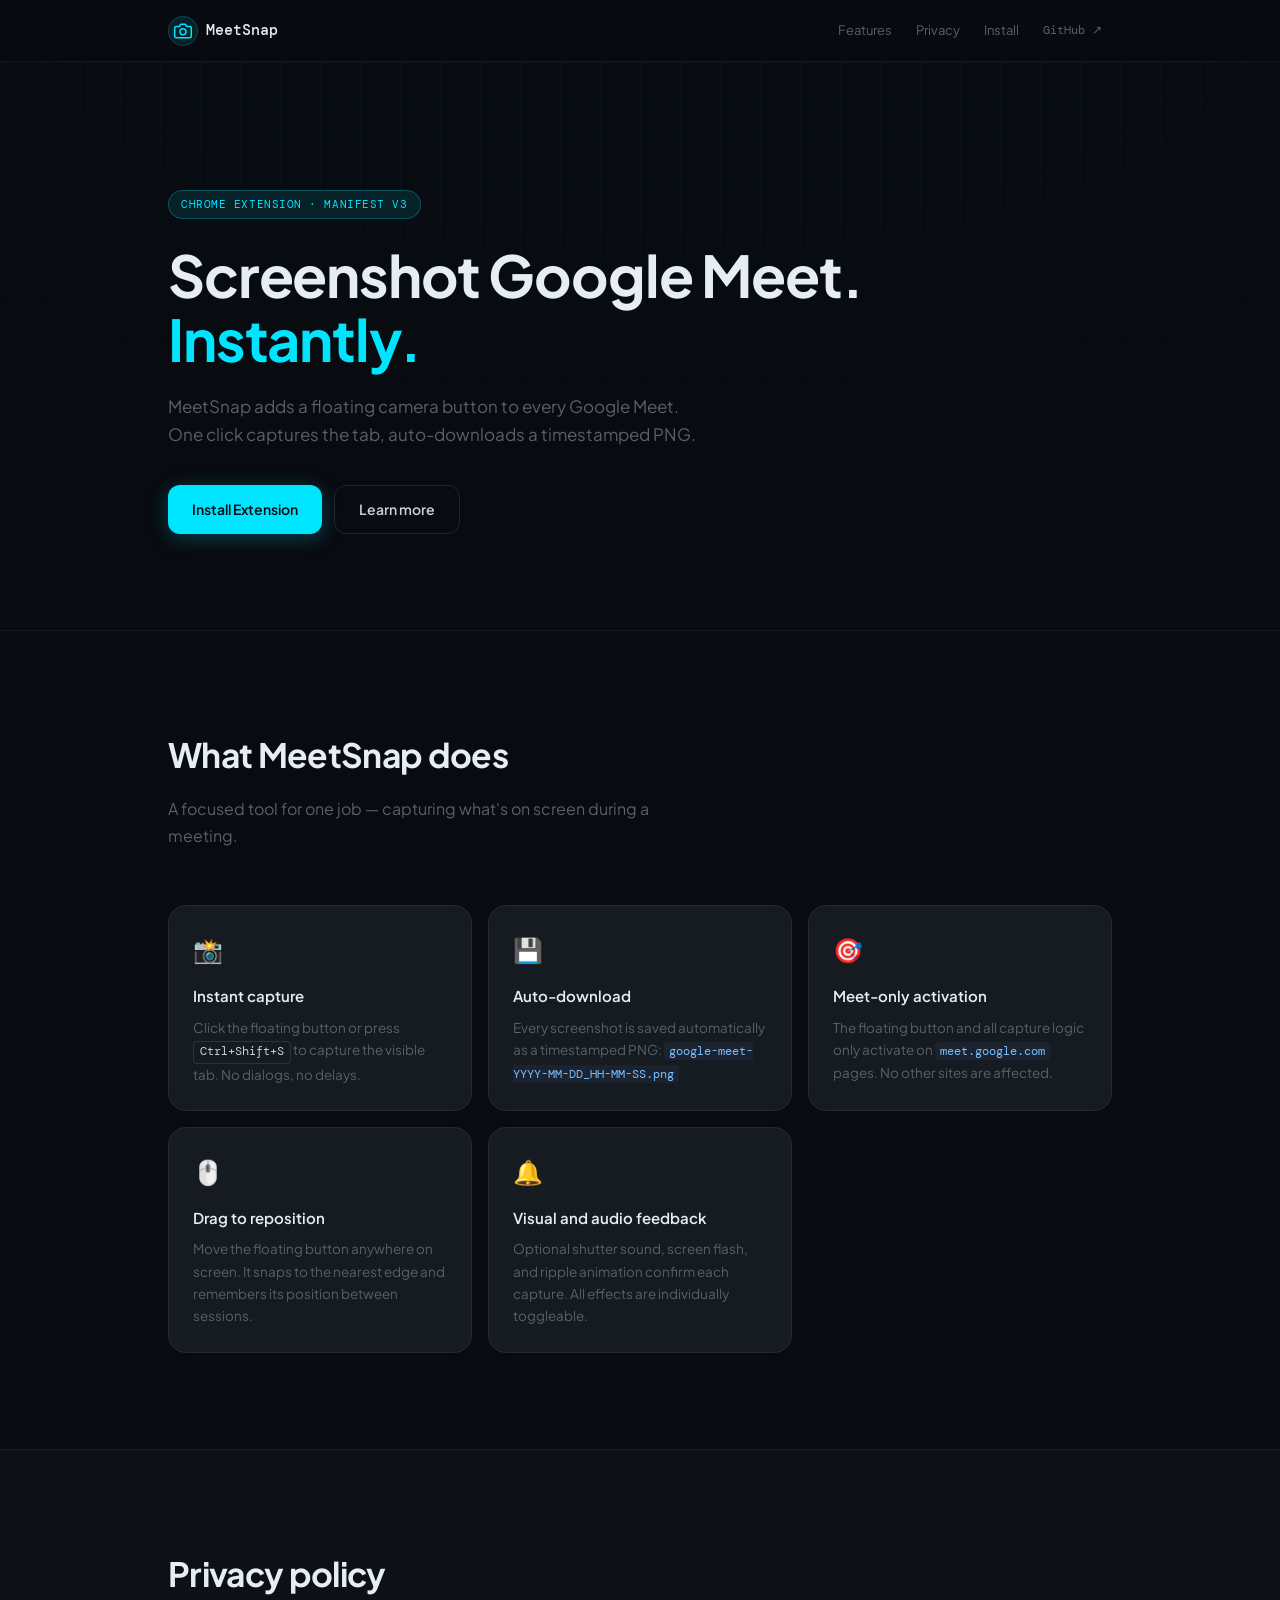
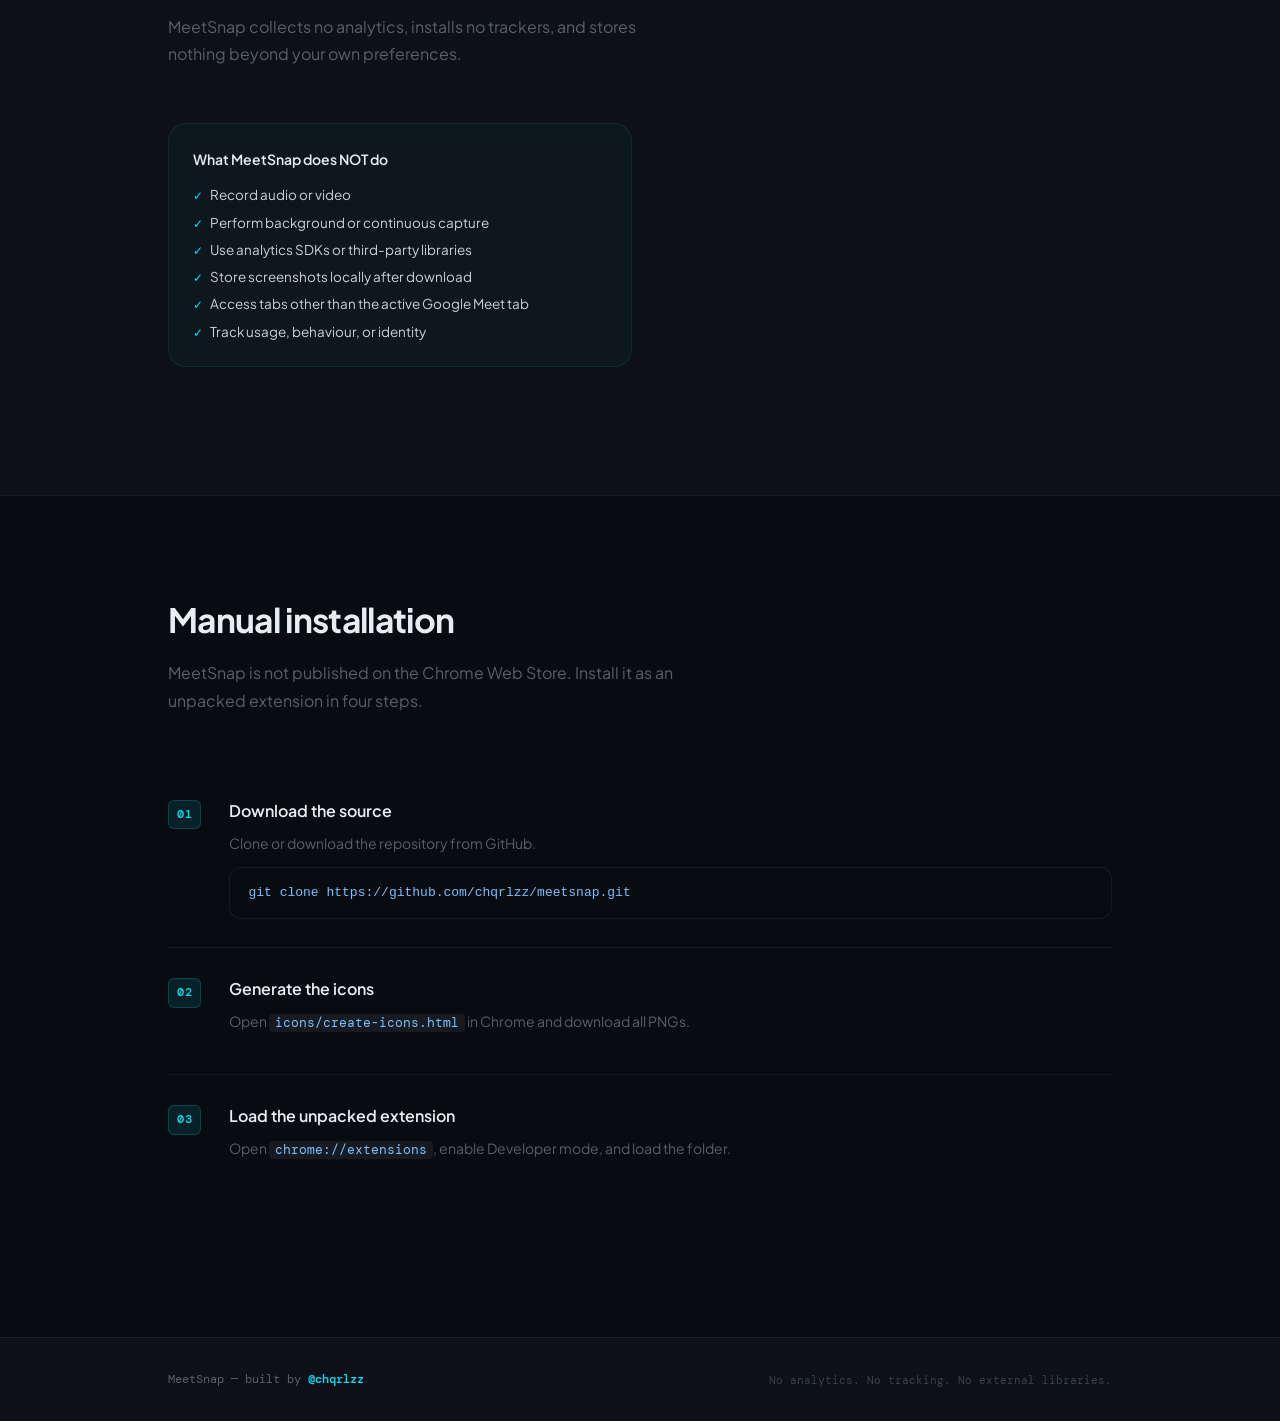
<file: website/index.html>
<!doctype html>
<html lang="en">
  <head>
    <meta charset="UTF-8" />
    <meta name="viewport" content="width=device-width, initial-scale=1.0" />
    <title>MeetSnap — Google Meet Screenshot Extension</title>
    <meta name="description" content="Capture, auto-download." />
    <link rel="preconnect" href="https://fonts.googleapis.com" />
    <link
      href="https://fonts.googleapis.com/css2?family=Plus+Jakarta+Sans:wght@400;500;600;700&family=DM+Mono:wght@400;500&display=swap"
      rel="stylesheet" />
    <style>
      /* ==========================================================================
   MeetSnap — Website Stylesheet
   Dark editorial · Plus Jakarta Sans (body) · DM Mono (code / accents)
   ========================================================================== */

      :root {
        --color-bg: #080b10;
        --color-bg-alt: #0d1117;
        --color-surface: #161b22;
        --color-surface-2: #1c2330;
        --color-border: rgba(255, 255, 255, 0.06);
        --color-border-mid: rgba(255, 255, 255, 0.1);

        --color-accent: #00e5ff;
        --color-accent-dim: rgba(0, 229, 255, 0.1);
        --color-accent-glow: rgba(0, 229, 255, 0.18);
        --color-warning: #f5a623;
        --color-warning-dim: rgba(245, 166, 35, 0.08);

        --color-text-primary: #c9d1d9;
        --color-text-heading: #e6edf3;
        --color-text-muted: #586069;
        --color-text-code: #79c0ff;

        --font-sans:
          "Plus Jakarta Sans", -apple-system, BlinkMacSystemFont, "Segoe UI",
          sans-serif;
        --font-mono: "DM Mono", "Fira Mono", "Courier New", monospace;

        --container-max: 1040px;
        --container-pad: clamp(16px, 4vw, 48px);

        --radius-sm: 6px;
        --radius-md: 12px;
        --radius-lg: 18px;
        --radius-xl: 24px;

        --transition-fast: 0.15s ease;
        --transition-mid: 0.25s ease;
      }

      *,
      *::before,
      *::after {
        box-sizing: border-box;
        margin: 0;
        padding: 0;
      }

      html {
        scroll-behavior: smooth;
        font-size: 16px;
        -webkit-font-smoothing: antialiased;
      }

      body {
        background-color: var(--color-bg);
        color: var(--color-text-primary);
        font-family: var(--font-sans);
        font-size: 0.9375rem;
        line-height: 1.65;
      }

      img {
        display: block;
        max-width: 100%;
      }
      ul,
      ol {
        list-style: none;
      }

      a {
        color: var(--color-accent);
        text-decoration: none;
        transition: opacity var(--transition-fast);
      }

      a:hover {
        opacity: 0.8;
      }

      a:focus-visible {
        outline: 2px solid var(--color-accent);
        outline-offset: 3px;
        border-radius: 3px;
      }

      .container {
        max-width: var(--container-max);
        margin-inline: auto;
        padding-inline: var(--container-pad);
      }

      .nav {
        position: sticky;
        top: 0;
        z-index: 100;
        background: rgba(8, 11, 16, 0.88);
        border-bottom: 1px solid var(--color-border);
        backdrop-filter: blur(16px);
        -webkit-backdrop-filter: blur(16px);
      }

      .nav__inner {
        max-width: var(--container-max);
        margin-inline: auto;
        padding: 14px var(--container-pad);
        display: flex;
        align-items: center;
        justify-content: space-between;
        gap: 24px;
      }

      .nav__brand {
        display: flex;
        align-items: center;
        gap: 8px;
        font-family: var(--font-mono);
        font-size: 15px;
        font-weight: 500;
        color: var(--color-text-heading);
        text-decoration: none;
        transition: color var(--transition-fast);
      }

      .nav__brand:hover {
        color: var(--color-accent);
        opacity: 1;
      }

      .nav__brand-icon {
        display: flex;
        align-items: center;
        justify-content: center;
        width: 30px;
        height: 30px;
        border-radius: 50%;
        background: var(--color-accent-dim);
        color: var(--color-accent);
        border: 1px solid rgba(0, 229, 255, 0.2);
      }

      .nav__links {
        display: flex;
        align-items: center;
        gap: 4px;
      }

      .nav__link {
        padding: 6px 10px;
        font-size: 13px;
        color: var(--color-text-muted);
        border-radius: var(--radius-sm);
        text-decoration: none;
        transition:
          color var(--transition-fast),
          background var(--transition-fast);
      }

      .nav__link:hover {
        color: var(--color-text-primary);
        background: var(--color-surface);
        opacity: 1;
      }

      .nav__link--external {
        font-family: var(--font-mono);
        font-size: 12px;
      }

      .button {
        display: inline-flex;
        align-items: center;
        justify-content: center;
        gap: 8px;
        padding: 12px 24px;
        border-radius: var(--radius-md);
        font-family: var(--font-sans);
        font-size: 14px;
        font-weight: 600;
        text-decoration: none;
        cursor: pointer;
        transition:
          transform var(--transition-fast),
          box-shadow var(--transition-fast),
          background var(--transition-fast),
          border-color var(--transition-fast);
      }

      .button:hover {
        opacity: 1;
        transform: translateY(-1px);
      }

      .button:active {
        transform: translateY(0);
      }

      .button:focus-visible {
        outline: 2px solid var(--color-accent);
        outline-offset: 3px;
      }

      .button--primary {
        background: var(--color-accent);
        color: #080b10;
        box-shadow: 0 4px 20px rgba(0, 229, 255, 0.25);
      }

      .button--primary:hover {
        box-shadow: 0 6px 28px rgba(0, 229, 255, 0.4);
      }

      .button--ghost {
        background: transparent;
        color: var(--color-text-primary);
        border: 1px solid var(--color-border-mid);
      }

      .button--ghost:hover {
        border-color: rgba(0, 229, 255, 0.3);
        color: var(--color-accent);
        background: var(--color-accent-dim);
      }

      .hero {
        position: relative;
        padding: clamp(64px, 10vw, 128px) 0 clamp(64px, 8vw, 96px);
        overflow: hidden;
      }

      .hero__grid {
        position: absolute;
        inset: 0;
        background-image:
          linear-gradient(rgba(0, 229, 255, 0.04) 1px, transparent 1px),
          linear-gradient(90deg, rgba(0, 229, 255, 0.04) 1px, transparent 1px);
        background-size: 40px 40px;
        mask-image: radial-gradient(
          ellipse 80% 60% at 50% 0%,
          black 40%,
          transparent 100%
        );
        pointer-events: none;
      }

      .hero .container {
        position: relative;
      }

      .hero__badge {
        display: inline-block;
        padding: 4px 12px;
        border-radius: 20px;
        border: 1px solid rgba(0, 229, 255, 0.25);
        background: var(--color-accent-dim);
        font-family: var(--font-mono);
        font-size: 11px;
        color: var(--color-accent);
        letter-spacing: 0.05em;
        text-transform: uppercase;
        margin-bottom: 24px;
      }

      .hero__heading {
        font-family: var(--font-sans);
        font-size: clamp(2.2rem, 5vw, 3.6rem);
        font-weight: 700;
        line-height: 1.12;
        color: var(--color-text-heading);
        letter-spacing: -0.02em;
        margin-bottom: 20px;
      }

      .hero__heading-accent {
        color: var(--color-accent);
      }

      .hero__description {
        max-width: 540px;
        font-size: clamp(15px, 2vw, 17px);
        color: var(--color-text-muted);
        line-height: 1.7;
        margin-bottom: 36px;
      }

      .hero__actions {
        display: flex;
        gap: 12px;
        flex-wrap: wrap;
      }

      .section {
        padding: clamp(64px, 8vw, 96px) 0;
        border-top: 1px solid var(--color-border);
      }

      .section--alt {
        background: var(--color-bg-alt);
      }

      .section__heading {
        font-size: clamp(1.5rem, 3vw, 2.1rem);
        font-weight: 700;
        color: var(--color-text-heading);
        letter-spacing: -0.02em;
        margin-bottom: 12px;
      }

      .section__subheading {
        font-size: clamp(14px, 1.8vw, 16px);
        color: var(--color-text-muted);
        max-width: 520px;
        margin-bottom: clamp(36px, 5vw, 56px);
        line-height: 1.7;
      }

      .feature-grid {
        display: grid;
        grid-template-columns: repeat(auto-fill, minmax(280px, 1fr));
        gap: 16px;
      }

      .feature-card {
        padding: 24px;
        border: 1px solid var(--color-border);
        border-radius: var(--radius-lg);
        background: var(--color-surface);
        transition:
          border-color var(--transition-mid),
          transform var(--transition-mid),
          box-shadow var(--transition-mid);
      }

      .feature-card:hover {
        border-color: rgba(0, 229, 255, 0.2);
        transform: translateY(-2px);
        box-shadow: 0 8px 32px rgba(0, 0, 0, 0.3);
      }

      .feature-card__icon {
        font-size: 24px;
        margin-bottom: 14px;
      }

      .feature-card__title {
        font-size: 15px;
        font-weight: 600;
        color: var(--color-text-heading);
        margin-bottom: 8px;
      }

      .feature-card__text {
        font-size: 13.5px;
        color: var(--color-text-muted);
        line-height: 1.65;
      }

      .feature-card__text code {
        font-family: var(--font-mono);
        font-size: 12px;
        color: var(--color-text-code);
        background: var(--color-surface-2);
        padding: 1px 5px;
        border-radius: 4px;
      }

      .policy-grid {
        display: grid;
        grid-template-columns: 1fr 1fr;
        gap: 16px;
        margin-bottom: 32px;
      }

      @media (max-width: 680px) {
        .policy-grid {
          grid-template-columns: 1fr;
        }
      }

      .policy-block {
        padding: 24px;
        border-radius: var(--radius-lg);
        border: 1px solid var(--color-border);
      }

      .policy-block--safe {
        background: rgba(0, 229, 255, 0.03);
        border-color: rgba(0, 229, 255, 0.1);
      }

      .policy-block--notice {
        background: var(--color-warning-dim);
        border-color: rgba(245, 166, 35, 0.2);
      }

      .policy-block__title {
        font-size: 14px;
        font-weight: 600;
        color: var(--color-text-heading);
        margin-bottom: 14px;
      }

      .policy-block__list {
        list-style: none;
        display: flex;
        flex-direction: column;
        gap: 7px;
      }

      .policy-block--safe .policy-block__list li::before {
        content: "✓  ";
        color: var(--color-accent);
        font-family: var(--font-mono);
        font-size: 12px;
      }

      .policy-block--notice .policy-block__list li::before {
        content: "→  ";
        color: var(--color-warning);
        font-family: var(--font-mono);
        font-size: 12px;
      }

      .policy-block__list li {
        font-size: 13.5px;
        color: var(--color-text-primary);
        line-height: 1.5;
      }

      .policy-block__text {
        font-size: 13.5px;
        color: var(--color-text-primary);
        line-height: 1.65;
        margin-bottom: 12px;
      }

      .policy-block__text strong {
        color: var(--color-text-heading);
      }

      .policy-data-table-wrapper {
        border: 1px solid var(--color-border);
        border-radius: var(--radius-lg);
        overflow: hidden;
      }

      .policy-table__heading {
        padding: 14px 20px;
        font-size: 13px;
        font-weight: 600;
        color: var(--color-text-muted);
        background: var(--color-surface);
        border-bottom: 1px solid var(--color-border);
        text-transform: uppercase;
        letter-spacing: 0.06em;
      }

      .policy-table {
        width: 100%;
        border-collapse: collapse;
        font-size: 13px;
      }

      .policy-table th {
        padding: 12px 20px;
        text-align: left;
        font-size: 11px;
        font-weight: 600;
        color: var(--color-text-muted);
        background: var(--color-surface);
        border-bottom: 1px solid var(--color-border);
        text-transform: uppercase;
        letter-spacing: 0.06em;
        font-family: var(--font-mono);
      }

      .policy-table td {
        padding: 12px 20px;
        color: var(--color-text-primary);
        border-bottom: 1px solid var(--color-border);
      }

      .policy-table tr:last-child td {
        border-bottom: none;
      }

      .policy-table tr:hover td {
        background: var(--color-surface);
      }

      .policy-table code {
        font-family: var(--font-mono);
        font-size: 12px;
        color: var(--color-text-code);
        background: var(--color-surface-2);
        padding: 2px 6px;
        border-radius: 4px;
      }

      .steps {
        display: flex;
        flex-direction: column;
        gap: 0;
        margin-bottom: 40px;
        counter-reset: steps;
      }

      .step {
        display: flex;
        gap: 28px;
        padding: 28px 0;
        border-bottom: 1px solid var(--color-border);
        align-items: flex-start;
      }

      .step:last-child {
        border-bottom: none;
      }

      .step__number {
        font-family: var(--font-mono);
        font-size: 12px;
        font-weight: 500;
        color: var(--color-accent);
        background: var(--color-accent-dim);
        border: 1px solid rgba(0, 229, 255, 0.2);
        border-radius: var(--radius-sm);
        padding: 4px 8px;
        flex-shrink: 0;
        letter-spacing: 0.06em;
        margin-top: 2px;
      }

      .step__content {
        flex: 1;
      }

      .step__title {
        font-size: 16px;
        font-weight: 600;
        color: var(--color-text-heading);
        margin-bottom: 8px;
      }

      .step__text {
        font-size: 14px;
        color: var(--color-text-muted);
        margin-bottom: 12px;
        line-height: 1.65;
      }

      .step__text code {
        font-family: var(--font-mono);
        font-size: 12.5px;
        color: var(--color-text-code);
        background: var(--color-surface);
        padding: 1px 6px;
        border-radius: 4px;
      }

      .code-block {
        display: block;
        padding: 14px 18px;
        border-radius: var(--radius-md);
        border: 1px solid var(--color-border);
        background: var(--color-bg);
        font-family: var(--font-mono);
        font-size: 13px;
        color: var(--color-text-code);
        overflow-x: auto;
        line-height: 1.6;
        tab-size: 2;
      }

      .callout {
        padding: 28px;
        border: 1px solid rgba(0, 229, 255, 0.15);
        border-radius: var(--radius-lg);
        background: var(--color-accent-dim);
      }

      .callout__title {
        font-size: 16px;
        font-weight: 600;
        color: var(--color-text-heading);
        margin-bottom: 10px;
      }

      .callout__text {
        font-size: 14px;
        color: var(--color-text-muted);
        margin-bottom: 14px;
        line-height: 1.65;
      }

      .callout .code-block {
        background: var(--color-bg-alt);
        margin-top: 4px;
      }

      kbd {
        display: inline-block;
        padding: 1px 6px;
        border-radius: 4px;
        border: 1px solid var(--color-border-mid);
        background: var(--color-surface);
        font-family: var(--font-mono);
        font-size: 11.5px;
        color: var(--color-text-primary);
        vertical-align: baseline;
      }

      .site-footer {
        padding: 32px 0;
        border-top: 1px solid var(--color-border);
        background: var(--color-bg-alt);
      }

      .site-footer__inner {
        display: flex;
        align-items: center;
        justify-content: space-between;
        flex-wrap: wrap;
        gap: 8px;
      }

      .site-footer__credit {
        font-family: var(--font-mono);
        font-size: 12px;
        color: var(--color-text-muted);
      }

      .site-footer__credit a {
        color: var(--color-accent);
        font-weight: 500;
      }

      .site-footer__legal {
        font-family: var(--font-mono);
        font-size: 11px;
        color: var(--color-text-muted);
        opacity: 0.6;
      }

      @media (max-width: 640px) {
        .nav__links {
          display: none;
        }

        .hero__actions {
          flex-direction: column;
          align-items: flex-start;
        }

        .step {
          flex-direction: column;
          gap: 14px;
        }

        .site-footer__inner {
          flex-direction: column;
          text-align: center;
          align-items: center;
        }
      }

      @media (prefers-reduced-motion: reduce) {
        html {
          scroll-behavior: auto;
        }

        .button:hover,
        .feature-card:hover {
          transform: none;
        }
      }
    </style>
  </head>
  <body>
    <nav class="nav" role="navigation" aria-label="Site navigation">
      <div class="nav__inner">
        <a href="#" class="nav__brand" aria-label="MeetSnap home">
          <span class="nav__brand-icon" aria-hidden="true">
            <svg
              xmlns="http://www.w3.org/2000/svg"
              width="18"
              height="18"
              viewBox="0 0 24 24"
              fill="none"
              stroke="currentColor"
              stroke-width="2"
              stroke-linecap="round"
              stroke-linejoin="round">
              <path
                d="M23 19a2 2 0 0 1-2 2H3a2 2 0 0 1-2-2V8a2 2 0 0 1 2-2h4l2-3h6l2 3h4a2 2 0 0 1 2 2z" />
              <circle cx="12" cy="13" r="4" />
            </svg>
          </span>
          MeetSnap
        </a>
        <div class="nav__links">
          <a href="#what-it-does" class="nav__link">Features</a>
          <a href="#privacy" class="nav__link">Privacy</a>
          <a href="#install" class="nav__link">Install</a>
          <a
            href="https://github.com/chqrlzz/meetsnap"
            class="nav__link nav__link--external"
            target="_blank"
            rel="noopener noreferrer"
            >GitHub ↗</a
          >
        </div>
      </div>
    </nav>

    <section class="hero" aria-labelledby="hero-heading">
      <div class="container">
        <div class="hero__badge">Chrome Extension · Manifest V3</div>
        <h1 id="hero-heading" class="hero__heading">
          Screenshot Google Meet.<br />
          <span class="hero__heading-accent">Instantly.</span>
        </h1>
        <p class="hero__description">
          MeetSnap adds a floating camera button to every Google Meet. One click
          captures the tab, auto-downloads a timestamped PNG.
        </p>
        <div class="hero__actions">
          <a href="#install" class="button button--primary"
            >Install Extension</a
          >
          <a href="#what-it-does" class="button button--ghost">Learn more</a>
        </div>
      </div>
      <div class="hero__grid" aria-hidden="true"></div>
    </section>

    <section
      class="section"
      id="what-it-does"
      aria-labelledby="features-heading">
      <div class="container">
        <h2 id="features-heading" class="section__heading"
          >What MeetSnap does</h2
        >
        <p class="section__subheading">
          A focused tool for one job — capturing what's on screen during a
          meeting.
        </p>

        <div class="feature-grid">
          <article class="feature-card">
            <div class="feature-card__icon" aria-hidden="true">📸</div>
            <h3 class="feature-card__title">Instant capture</h3>
            <p class="feature-card__text">
              Click the floating button or press <kbd>Ctrl+Shift+S</kbd> to
              capture the visible tab. No dialogs, no delays.
            </p>
          </article>

          <article class="feature-card">
            <div class="feature-card__icon" aria-hidden="true">💾</div>
            <h3 class="feature-card__title">Auto-download</h3>
            <p class="feature-card__text">
              Every screenshot is saved automatically as a timestamped PNG:
              <code>google-meet-YYYY-MM-DD_HH-MM-SS.png</code>
            </p>
          </article>

          <article class="feature-card">
            <div class="feature-card__icon" aria-hidden="true">🎯</div>
            <h3 class="feature-card__title">Meet-only activation</h3>
            <p class="feature-card__text">
              The floating button and all capture logic only activate on
              <code>meet.google.com</code> pages. No other sites are affected.
            </p>
          </article>

          <article class="feature-card">
            <div class="feature-card__icon" aria-hidden="true">🖱️</div>
            <h3 class="feature-card__title">Drag to reposition</h3>
            <p class="feature-card__text">
              Move the floating button anywhere on screen. It snaps to the
              nearest edge and remembers its position between sessions.
            </p>
          </article>

          <article class="feature-card">
            <div class="feature-card__icon" aria-hidden="true">🔔</div>
            <h3 class="feature-card__title">Visual and audio feedback</h3>
            <p class="feature-card__text">
              Optional shutter sound, screen flash, and ripple animation confirm
              each capture. All effects are individually toggleable.
            </p>
          </article>
        </div>
      </div>
    </section>

    <section
      class="section section--alt"
      id="privacy"
      aria-labelledby="privacy-heading">
      <div class="container">
        <h2 id="privacy-heading" class="section__heading">Privacy policy</h2>
        <p class="section__subheading">
          MeetSnap collects no analytics, installs no trackers, and stores
          nothing beyond your own preferences.
        </p>

        <div class="policy-grid">
          <div class="policy-block policy-block--safe">
            <h3 class="policy-block__title">What MeetSnap does NOT do</h3>
            <ul class="policy-block__list">
              <li>Record audio or video</li>
              <li>Perform background or continuous capture</li>
              <li>Use analytics SDKs or third-party libraries</li>
              <li>Store screenshots locally after download</li>
              <li>Access tabs other than the active Google Meet tab</li>
              <li>Track usage, behaviour, or identity</li>
            </ul>
          </div>
        </div>
      </div>
    </section>

    <section class="section" id="install" aria-labelledby="install-heading">
      <div class="container">
        <h2 id="install-heading" class="section__heading"
          >Manual installation</h2
        >
        <p class="section__subheading">
          MeetSnap is not published on the Chrome Web Store. Install it as an
          unpacked extension in four steps.
        </p>

        <ol class="steps">
          <li class="step">
            <div class="step__number" aria-hidden="true">01</div>
            <div class="step__content">
              <h3 class="step__title">Download the source</h3>
              <p class="step__text"
                >Clone or download the repository from GitHub.</p
              >
              <pre
                class="code-block"><code>git clone https://github.com/chqrlzz/meetsnap.git</code></pre>
            </div>
          </li>
          <li class="step">
            <div class="step__number" aria-hidden="true">02</div>
            <div class="step__content">
              <h3 class="step__title">Generate the icons</h3>
              <p class="step__text"
                >Open <code>icons/create-icons.html</code> in Chrome and
                download all PNGs.</p
              >
            </div>
          </li>
          <li class="step">
            <div class="step__number" aria-hidden="true">03</div>
            <div class="step__content">
              <h3 class="step__title">Load the unpacked extension</h3>
              <p class="step__text"
                >Open <code>chrome://extensions</code>, enable Developer mode,
                and load the folder.</p
              >
            </div>
          </li>
        </ol>
      </div>
    </section>

    <footer class="site-footer" role="contentinfo">
      <div class="container site-footer__inner">
        <p class="site-footer__credit">
          MeetSnap — built by
          <a
            href="https://github.com/psychiotric-sudo"
            target="_blank"
            rel="noopener noreferrer"
            >@chqrlzz</age
          >
        </p>
        <p class="site-footer__legal">
          No analytics. No tracking. No external libraries.
        </p>
      </div>
    </footer>

    <script>
      document.querySelectorAll('a[href^="#"]').forEach((anchor) => {
        anchor.addEventListener("click", function (event) {
          const targetId = this.getAttribute("href").slice(1);
          const target = document.getElementById(targetId);
          if (!target) return;

          event.preventDefault();
          target.scrollIntoView({ behavior: "smooth", block: "start" });
        });
      });
    </script>
  </body>
</html>
</file>
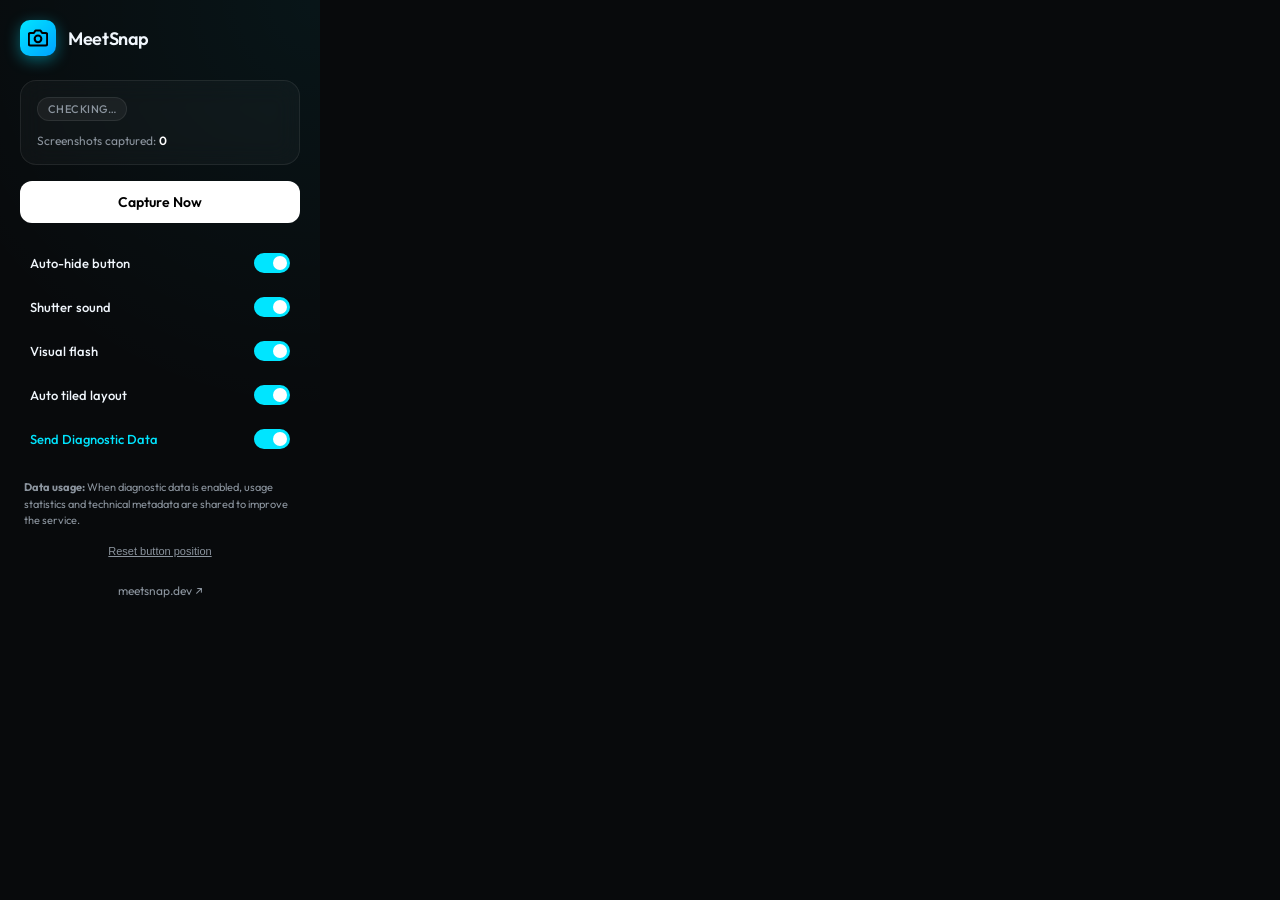
<file: popup.html>
<!DOCTYPE html>
<html lang="en">
<head>
  <meta charset="UTF-8">
  <meta name="viewport" content="width=device-width, initial-scale=1.0">
  <title>MeetSnap</title>
  <style>
    /* ------------------------------------------------------------------
       MeetSnap Popup Styles — Redesigned "Glassmorphism"
       ------------------------------------------------------------------ */

    @import url("https://fonts.googleapis.com/css2?family=Outfit:wght@400;500;600&display=swap");

    *, *::before, *::after {
      box-sizing: border-box;
      margin: 0;
      padding: 0;
    }

    :root {
      --color-bg:           #080a0c;
      --color-surface:      rgba(255, 255, 255, 0.03);
      --color-border:       rgba(255, 255, 255, 0.08);
      --color-accent:       #00e5ff;
      --color-accent-glow:  rgba(0, 229, 255, 0.4);
      --color-text-primary: #f0f6fc;
      --color-text-muted:   #8b949e;
      
      --font-main: "Outfit", system-ui, -apple-system, sans-serif;
    }

    html, body {
      width: 320px;
      background: var(--color-bg);
      color: var(--color-text-primary);
      font-family: var(--font-main);
      font-size: 14px;
      overflow-x: hidden;
    }

    .container {
      padding: 20px;
      background: radial-gradient(circle at top right, rgba(0, 229, 255, 0.05), transparent 60%);
    }

    /* ------------------------------------------------------------------
       Header
       ------------------------------------------------------------------ */

    .header {
      display: flex;
      align-items: center;
      gap: 12px;
      margin-bottom: 24px;
    }

    .header__logo {
      width: 36px;
      height: 36px;
      display: flex;
      align-items: center;
      justify-content: center;
      background: linear-gradient(135deg, var(--color-accent), #00a2ff);
      border-radius: 10px;
      color: #000;
      box-shadow: 0 4px 15px var(--color-accent-glow);
    }

    .header__title {
      font-size: 18px;
      font-weight: 600;
      letter-spacing: -0.02em;
    }

    /* ------------------------------------------------------------------
       Cards
       ------------------------------------------------------------------ */

    .card {
      background: var(--color-surface);
      border: 1px solid var(--color-border);
      border-radius: 16px;
      padding: 16px;
      backdrop-filter: blur(12px);
      -webkit-backdrop-filter: blur(12px);
      margin-bottom: 16px;
    }

    .status-badge {
      display: inline-flex;
      align-items: center;
      gap: 6px;
      padding: 4px 10px;
      border-radius: 20px;
      font-size: 11px;
      font-weight: 500;
      text-transform: uppercase;
      letter-spacing: 0.04em;
      background: rgba(255, 255, 255, 0.05);
      border: 1px solid var(--color-border);
    }

    .status-badge--active { color: var(--color-accent); border-color: rgba(0, 229, 255, 0.2); }
    .status-badge--inactive { color: var(--color-text-muted); }

    /* ------------------------------------------------------------------
       Controls
       ------------------------------------------------------------------ */

    .primary-btn {
      width: 100%;
      padding: 12px;
      border-radius: 12px;
      border: none;
      background: #fff;
      color: #000;
      font-family: inherit;
      font-weight: 600;
      font-size: 14px;
      cursor: pointer;
      transition: transform 0.15s ease, box-shadow 0.15s ease;
      margin-bottom: 20px;
    }

    .primary-btn:hover:not(:disabled) {
      transform: translateY(-1px);
      box-shadow: 0 4px 12px rgba(255, 255, 255, 0.2);
    }

    .primary-btn:active { transform: translateY(0); }
    .primary-btn:disabled { opacity: 0.5; cursor: not-allowed; }

    .toggle-group {
      display: flex;
      flex-direction: column;
      gap: 4px;
    }

    .toggle-item {
      display: flex;
      align-items: center;
      justify-content: space-between;
      padding: 10px;
      border-radius: 10px;
      cursor: pointer;
      transition: background 0.2s ease;
    }

    .toggle-item:hover { background: rgba(255, 255, 255, 0.03); }

    .toggle-label { font-size: 13px; font-weight: 500; }

    .switch {
      position: relative;
      width: 36px;
      height: 20px;
    }

    .switch input { opacity: 0; width: 0; height: 0; }

    .slider {
      position: absolute;
      cursor: pointer;
      inset: 0;
      background-color: rgba(255, 255, 255, 0.1);
      transition: .4s;
      border-radius: 20px;
    }

    .slider:before {
      position: absolute;
      content: "";
      height: 14px;
      width: 14px;
      left: 3px;
      bottom: 3px;
      background-color: #fff;
      transition: .4s;
      border-radius: 50%;
    }

    input:checked + .slider { background-color: var(--color-accent); }
    input:checked + .slider:before { transform: translateX(16px); }

    /* ------------------------------------------------------------------
       Footer
       ------------------------------------------------------------------ */

    .privacy-box {
      font-size: 11px;
      color: var(--color-text-muted);
      line-height: 1.5;
      padding: 0 4px;
    }

    .footer {
      margin-top: 24px;
      display: flex;
      justify-content: center;
    }

    .footer-link {
      color: var(--color-text-muted);
      text-decoration: none;
      font-size: 12px;
      transition: color 0.2s ease;
    }

    .footer-link:hover { color: var(--color-accent); }

    .hidden { display: none !important; }
  </style>
</head>
<body>

  <div class="container">
    <header class="header">
      <div class="header__logo">
        <svg xmlns="http://www.w3.org/2000/svg" width="20" height="20" viewBox="0 0 24 24" fill="none" stroke="currentColor" stroke-width="2.5" stroke-linecap="round" stroke-linejoin="round"><path d="M23 19a2 2 0 0 1-2 2H3a2 2 0 0 1-2-2V8a2 2 0 0 1 2-2h4l2-3h6l2 3h4a2 2 0 0 1 2 2z"></path><circle cx="12" cy="13" r="4"></circle></svg>
      </div>
      <h1 class="header__title">MeetSnap</h1>
    </header>

    <div id="active-panel">
      <div class="card">
        <div id="status-badge" class="status-badge status-badge--inactive">
          <span id="status-label">Checking…</span>
        </div>
        <div style="margin-top: 12px; font-size: 12px; color: var(--color-text-muted);">
          Screenshots captured: <span id="session-count" style="color: #fff; font-weight: 600;">0</span>
        </div>
      </div>

      <button id="btn-capture" class="primary-btn">Capture Now</button>

      <div class="toggle-group">
        <label class="toggle-item">
          <span class="toggle-label">Auto-hide button</span>
          <div class="switch">
            <input type="checkbox" id="toggle-auto-hide" checked>
            <span class="slider"></span>
          </div>
        </label>
        
        <label class="toggle-item">
          <span class="toggle-label">Shutter sound</span>
          <div class="switch">
            <input type="checkbox" id="toggle-shutter-sound" checked>
            <span class="slider"></span>
          </div>
        </label>

        <label class="toggle-item">
          <span class="toggle-label">Visual flash</span>
          <div class="switch">
            <input type="checkbox" id="toggle-visual-flash" checked>
            <span class="slider"></span>
          </div>
        </label>

        <label class="toggle-item">
          <span class="toggle-label">Auto tiled layout</span>
          <div class="switch">
            <input type="checkbox" id="toggle-auto-tiled" checked>
            <span class="slider"></span>
          </div>
        </label>

        <label class="toggle-item">
          <span class="toggle-label" style="color: var(--color-accent);">Send Diagnostic Data</span>
          <div class="switch">
            <input type="checkbox" id="toggle-diagnostic" checked>
            <span class="slider"></span>
          </div>
        </label>
      </div>

      <div id="privacy-notice" class="privacy-box" style="margin-top: 20px;">
        <strong>Data usage:</strong> When diagnostic data is enabled, usage statistics and technical metadata are shared to improve the service.
      </div>

      <button id="btn-reset-position" style="background:none; border:none; color: var(--color-text-muted); font-size: 11px; cursor: pointer; width: 100%; margin-top: 16px; text-decoration: underline;">
        Reset button position
      </button>
    </div>

    <div id="inactive-panel" class="hidden">
      <div class="card" style="text-align: center; padding: 32px 16px;">
        <div style="font-size: 24px; margin-bottom: 12px;">📷</div>
        <p style="font-weight: 500; margin-bottom: 8px;">Not on Google Meet</p>
        <p style="font-size: 12px; color: var(--color-text-muted);">Join a meeting at meet.google.com to start capturing.</p>
      </div>
    </div>

    <footer class="footer">
      <a href="https://meetsnap.dev" target="_blank" class="footer-link">meetsnap.dev ↗</a>
    </footer>
  </div>

  <script src="popup.js"></script>
</body>
</html>
</file>
